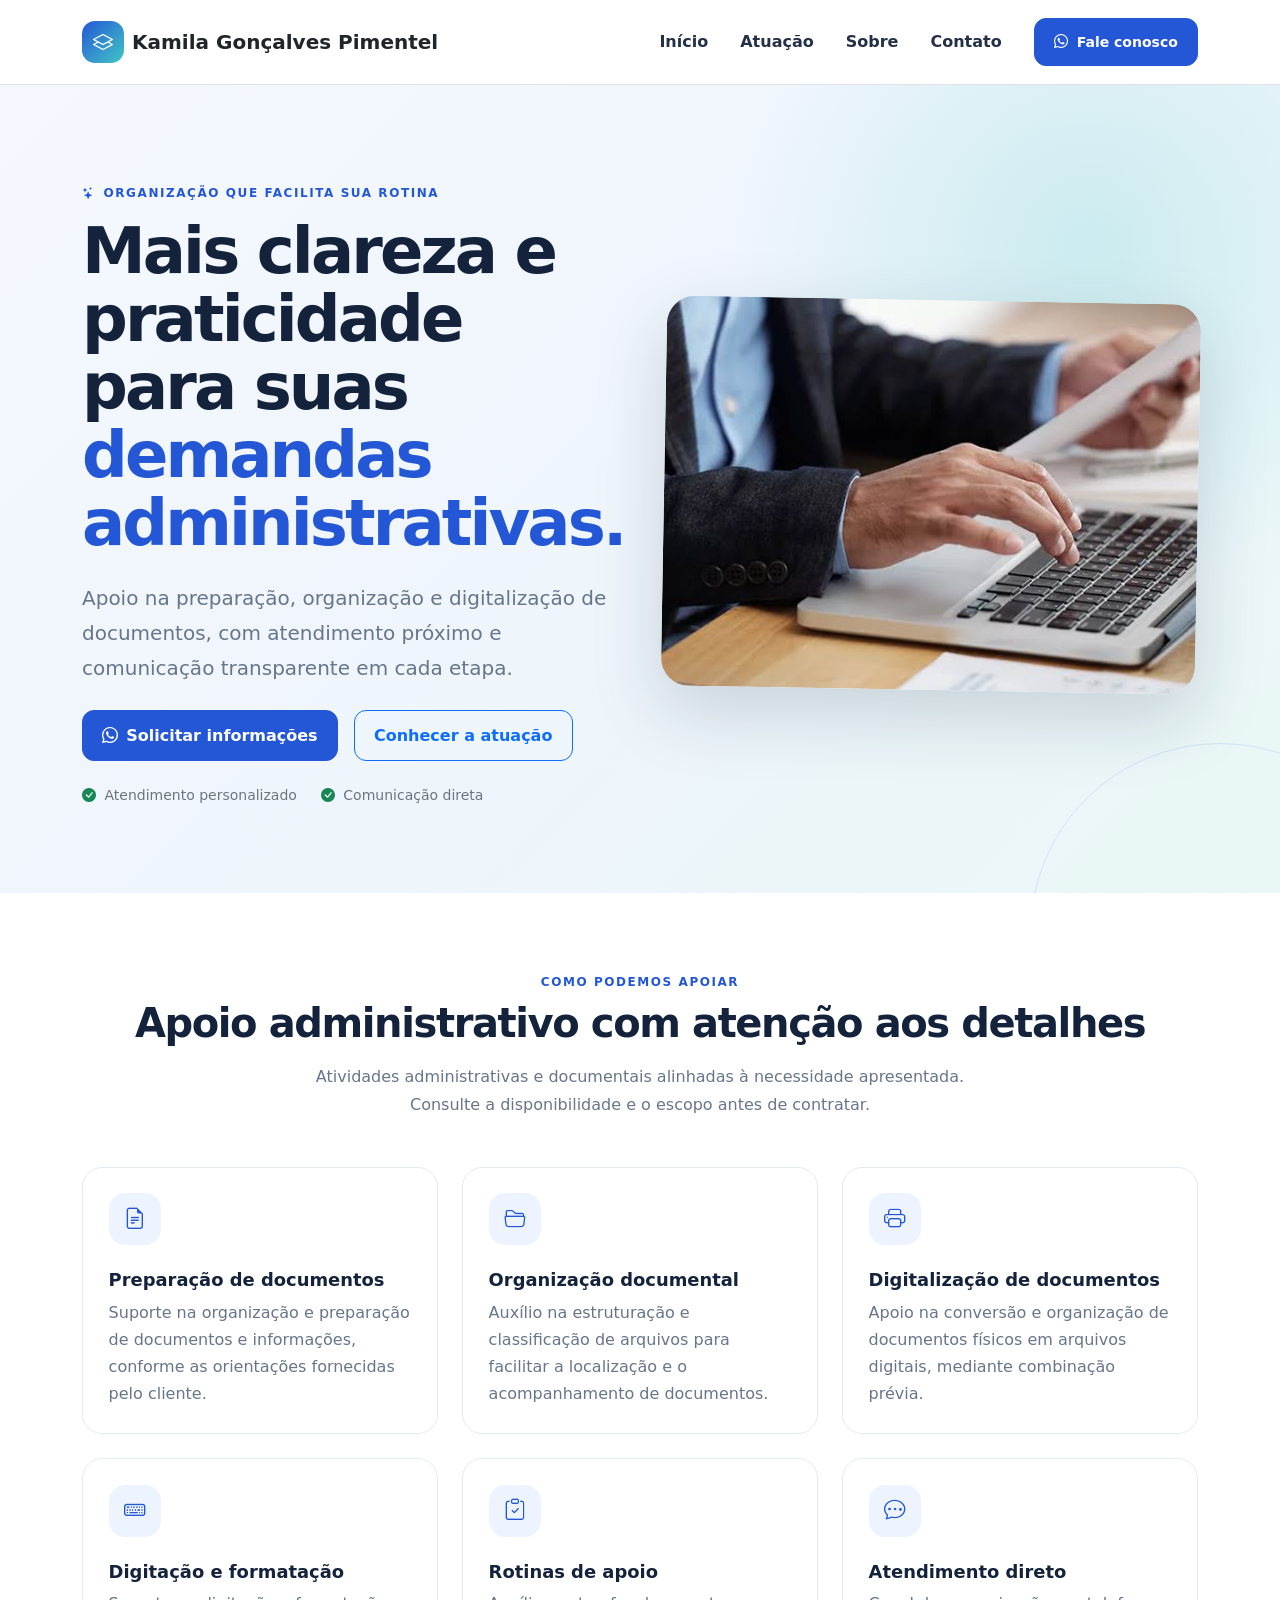
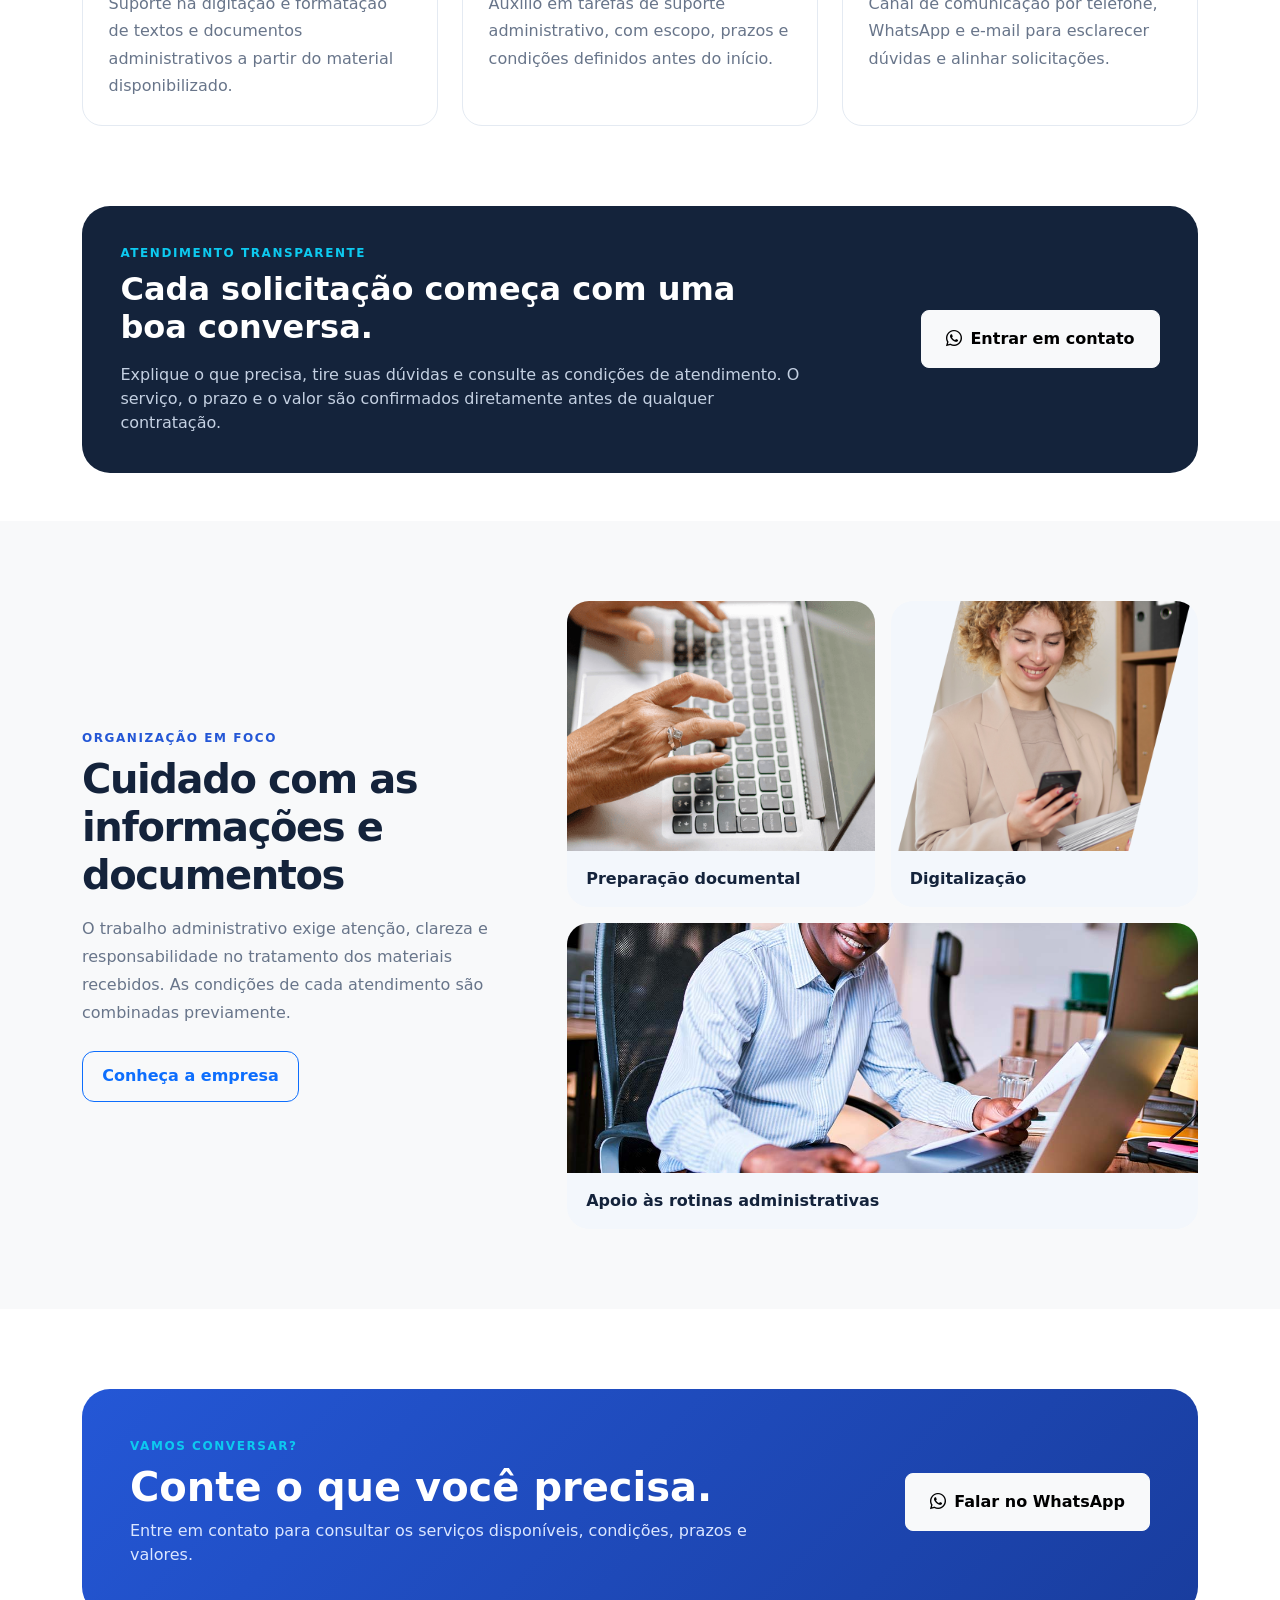
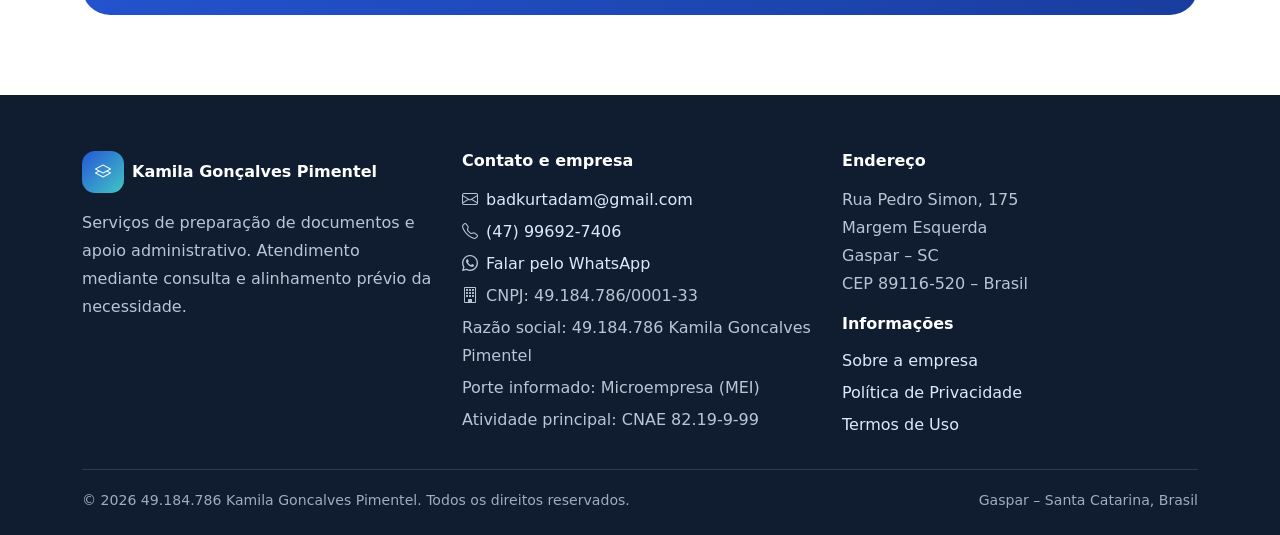
<file: index.html>
<!doctype html>
<html lang="pt-BR">
<head>
  <meta charset="utf-8">
  <meta name="viewport" content="width=device-width, initial-scale=1">
  <meta name="theme-color" content="#14233b">
  <meta name="description" content="Serviços de preparação de documentos e apoio administrativo em Gaspar, Santa Catarina. Entre em contato para consultar atendimento.">
  <title>Kamila Gonçalves Pimentel | Apoio Administrativo</title>
  <link rel="preconnect" href="https://cdn.jsdelivr.net">
  <link href="https://cdn.jsdelivr.net/npm/bootstrap@5.3.3/dist/css/bootstrap.min.css" rel="stylesheet">
  <link rel="stylesheet" href="https://cdn.jsdelivr.net/npm/bootstrap-icons@1.11.3/font/bootstrap-icons.min.css">
  <link rel="stylesheet" href="css/style.css">
</head>
<body>

<nav class="navbar navbar-expand-lg sticky-top border-bottom">
  <div class="container py-2">
    <a class="navbar-brand d-flex align-items-center gap-2 fw-bold" href="index.html">
      <span class="brand-mark"><i class="bi bi-layers"></i></span>
      <span class="text-dark">Kamila Gonçalves Pimentel</span>
    </a>
    <button class="navbar-toggler" type="button" data-bs-toggle="collapse" data-bs-target="#mainNav" aria-controls="mainNav" aria-expanded="false" aria-label="Abrir menu"><span class="navbar-toggler-icon"></span></button>
    <div class="collapse navbar-collapse" id="mainNav">
      <ul class="navbar-nav ms-auto align-items-lg-center gap-lg-3">
        <li class="nav-item"><a class="nav-link" href="index.html#inicio">Início</a></li>
        <li class="nav-item"><a class="nav-link" href="index.html#servicos">Atuação</a></li>
        <li class="nav-item"><a class="nav-link" href="sobre.html">Sobre</a></li>
        <li class="nav-item"><a class="nav-link" href="index.html#contato">Contato</a></li>
        <li class="nav-item"><a class="btn btn-primary btn-sm ms-lg-2" href="https://wa.me/5547996927406" target="_blank" rel="noopener"><i class="bi bi-whatsapp me-1"></i> Fale conosco</a></li>
      </ul>
    </div>
  </div>
</nav>

<main>
  <section class="hero" id="inicio">
    <div class="container position-relative">
      <div class="row align-items-center g-5">
        <div class="col-lg-6">
          <div class="eyebrow mb-3"><i class="bi bi-stars me-2"></i>Organização que facilita sua rotina</div>
          <h1>Mais clareza e praticidade para suas <span style="color:var(--blue)">demandas administrativas.</span></h1>
          <p class="lead mt-4">Apoio na preparação, organização e digitalização de documentos, com atendimento próximo e comunicação transparente em cada etapa.</p>
          <div class="d-flex flex-wrap gap-3 mt-4">
            <a class="btn btn-primary" href="https://wa.me/5547996927406?text=Olá!%20Gostaria%20de%20informações%20sobre%20os%20serviços." target="_blank" rel="noopener"><i class="bi bi-whatsapp me-2"></i>Solicitar informações</a>
            <a class="btn btn-outline-primary" href="#servicos">Conhecer a atuação</a>
          </div>
          <div class="d-flex flex-wrap gap-4 mt-4 small text-secondary">
            <span><i class="bi bi-check-circle-fill text-success me-1"></i> Atendimento personalizado</span>
            <span><i class="bi bi-check-circle-fill text-success me-1"></i> Comunicação direta</span>
          </div>
        </div>
        <div class="col-lg-6">
          <div class="hero-photo"><img src="assets/atendimento-administrativo.jpg" alt="Profissional realizando tarefas administrativas em computador"></div>
        </div>
      </div>
    </div>
  </section>

  <section class="section-pad" id="servicos">
    <div class="container">
      <div class="text-center mx-auto mb-5">
        <div class="eyebrow mb-2">Como podemos apoiar</div>
        <h2 class="section-title display-6">Apoio administrativo com atenção aos detalhes</h2>
        <p class="section-sub mx-auto mt-3">Atividades administrativas e documentais alinhadas à necessidade apresentada. Consulte a disponibilidade e o escopo antes de contratar.</p>
      </div>
      <div class="row g-4">
        <div class="col-md-6 col-lg-4"><article class="service-card">
          <div class="service-icon mb-4"><i class="bi bi-file-earmark-text"></i></div>
          <h3>Preparação de documentos</h3>
          <p>Suporte na organização e preparação de documentos e informações, conforme as orientações fornecidas pelo cliente.</p>
        </article></div>
        <div class="col-md-6 col-lg-4"><article class="service-card">
          <div class="service-icon mb-4"><i class="bi bi-folder2-open"></i></div>
          <h3>Organização documental</h3>
          <p>Auxílio na estruturação e classificação de arquivos para facilitar a localização e o acompanhamento de documentos.</p>
        </article></div>
        <div class="col-md-6 col-lg-4"><article class="service-card">
          <div class="service-icon mb-4"><i class="bi bi-printer"></i></div>
          <h3>Digitalização de documentos</h3>
          <p>Apoio na conversão e organização de documentos físicos em arquivos digitais, mediante combinação prévia.</p>
        </article></div>
        <div class="col-md-6 col-lg-4"><article class="service-card">
          <div class="service-icon mb-4"><i class="bi bi-keyboard"></i></div>
          <h3>Digitação e formatação</h3>
          <p>Suporte na digitação e formatação de textos e documentos administrativos a partir do material disponibilizado.</p>
        </article></div>
        <div class="col-md-6 col-lg-4"><article class="service-card">
          <div class="service-icon mb-4"><i class="bi bi-clipboard-check"></i></div>
          <h3>Rotinas de apoio</h3>
          <p>Auxílio em tarefas de suporte administrativo, com escopo, prazos e condições definidos antes do início.</p>
        </article></div>
        <div class="col-md-6 col-lg-4"><article class="service-card">
          <div class="service-icon mb-4"><i class="bi bi-chat-dots"></i></div>
          <h3>Atendimento direto</h3>
          <p>Canal de comunicação por telefone, WhatsApp e e-mail para esclarecer dúvidas e alinhar solicitações.</p>
        </article></div>
      </div>
    </div>
  </section>

  <section class="pb-5">
    <div class="container">
      <div class="feature-band">
        <div class="row align-items-center g-4">
          <div class="col-lg-8">
            <div class="eyebrow text-info mb-2">Atendimento transparente</div>
            <h2 class="fw-bold mb-3">Cada solicitação começa com uma boa conversa.</h2>
            <p class="mb-0">Explique o que precisa, tire suas dúvidas e consulte as condições de atendimento. O serviço, o prazo e o valor são confirmados diretamente antes de qualquer contratação.</p>
          </div>
          <div class="col-lg-4 text-lg-end"><a class="btn btn-light fw-bold rounded-3 px-4 py-3" href="https://wa.me/5547996927406" target="_blank" rel="noopener"><i class="bi bi-whatsapp me-2"></i>Entrar em contato</a></div>
        </div>
      </div>
    </div>
  </section>

  <section class="section-pad bg-light">
    <div class="container">
      <div class="row align-items-center g-5">
        <div class="col-lg-5">
          <div class="eyebrow mb-2">Organização em foco</div>
          <h2 class="section-title display-6">Cuidado com as informações e documentos</h2>
          <p class="section-sub mt-3">O trabalho administrativo exige atenção, clareza e responsabilidade no tratamento dos materiais recebidos. As condições de cada atendimento são combinadas previamente.</p>
          <a href="sobre.html" class="btn btn-outline-primary mt-2">Conheça a empresa</a>
        </div>
        <div class="col-lg-7">
          <div class="row g-3">
            <div class="col-6"><div class="photo-tile"><img src="assets/apoio-administrativo.png" alt="Imagem ilustrativa de preparação de documentos"><div class="caption">Preparação documental</div></div></div>
            <div class="col-6"><div class="photo-tile"><img src="assets/digitalizacao-documentos.png" alt="Imagem ilustrativa de digitalização de documentos"><div class="caption">Digitalização</div></div></div>
            <div class="col-12"><div class="photo-tile"><img src="assets/documentos-mei.jpg" alt="Pessoa analisando documentos relacionados a rotinas administrativas"><div class="caption">Apoio às rotinas administrativas</div></div></div>
          </div>
        </div>
      </div>
    </div>
  </section>

  <section class="section-pad" id="contato">
    <div class="container">
      <div class="contact-panel">
        <div class="row align-items-center g-4">
          <div class="col-lg-8">
            <div class="eyebrow text-info mb-2">Vamos conversar?</div>
            <h2 class="display-6 fw-bold">Conte o que você precisa.</h2>
            <p class="mb-0">Entre em contato para consultar os serviços disponíveis, condições, prazos e valores.</p>
          </div>
          <div class="col-lg-4 text-lg-end">
            <a class="btn btn-light fw-bold rounded-3 px-4 py-3" href="https://wa.me/5547996927406?text=Olá!%20Gostaria%20de%20consultar%20um%20serviço." target="_blank" rel="noopener"><i class="bi bi-whatsapp me-2"></i>Falar no WhatsApp</a>
          </div>
        </div>
      </div>
    </div>
  </section>
</main>

<footer class="site-footer">
  <div class="container">
    <div class="row g-4">
      <div class="col-lg-4">
        <div class="d-flex align-items-center gap-2 mb-3">
          <span class="brand-mark"><i class="bi bi-layers"></i></span>
          <strong>Kamila Gonçalves Pimentel</strong>
        </div>
        <p>Serviços de preparação de documentos e apoio administrativo. Atendimento mediante consulta e alinhamento prévio da necessidade.</p>
      </div>
      <div class="col-sm-6 col-lg-4">
        <h2 class="footer-heading fs-6">Contato e empresa</h2>
        <p class="mb-1"><i class="bi bi-envelope me-2"></i><a href="mailto:badkurtadam@gmail.com">badkurtadam@gmail.com</a></p>
        <p class="mb-1"><i class="bi bi-telephone me-2"></i><a href="tel:+5547996927406">(47) 99692-7406</a></p>
        <p class="mb-1"><i class="bi bi-whatsapp me-2"></i><a href="https://wa.me/5547996927406" target="_blank" rel="noopener">Falar pelo WhatsApp</a></p>
        <p class="mb-1"><i class="bi bi-building me-2"></i>CNPJ: 49.184.786/0001-33</p>
        <p class="mb-1">Razão social: 49.184.786 Kamila Goncalves Pimentel</p>
        <p class="mb-1">Porte informado: Microempresa (MEI)</p>
        <p class="mb-0">Atividade principal: CNAE 82.19-9-99</p>
      </div>
      <div class="col-sm-6 col-lg-4">
        <h2 class="footer-heading fs-6">Endereço</h2>
        <address class="mb-3">Rua Pedro Simon, 175<br>Margem Esquerda<br>Gaspar – SC<br>CEP 89116-520 – Brasil</address>
        <h2 class="footer-heading fs-6">Informações</h2>
        <ul class="list-unstyled mb-0">
          <li class="mb-2"><a href="sobre.html">Sobre a empresa</a></li>
          <li class="mb-2"><a href="politica-privacidade.html">Política de Privacidade</a></li>
          <li><a href="termos-uso.html">Termos de Uso</a></li>
        </ul>
      </div>
    </div>
    <div class="footer-bottom d-flex flex-column flex-md-row justify-content-between gap-2">
      <span>© <span data-year></span> 49.184.786 Kamila Goncalves Pimentel. Todos os direitos reservados.</span>
      <span>Gaspar – Santa Catarina, Brasil</span>
    </div>
  </div>
</footer>
<script src="https://cdn.jsdelivr.net/npm/bootstrap@5.3.3/dist/js/bootstrap.bundle.min.js"></script>
<script>document.querySelectorAll('[data-year]').forEach(el => el.textContent = new Date().getFullYear());</script>
</body></html>
</file>
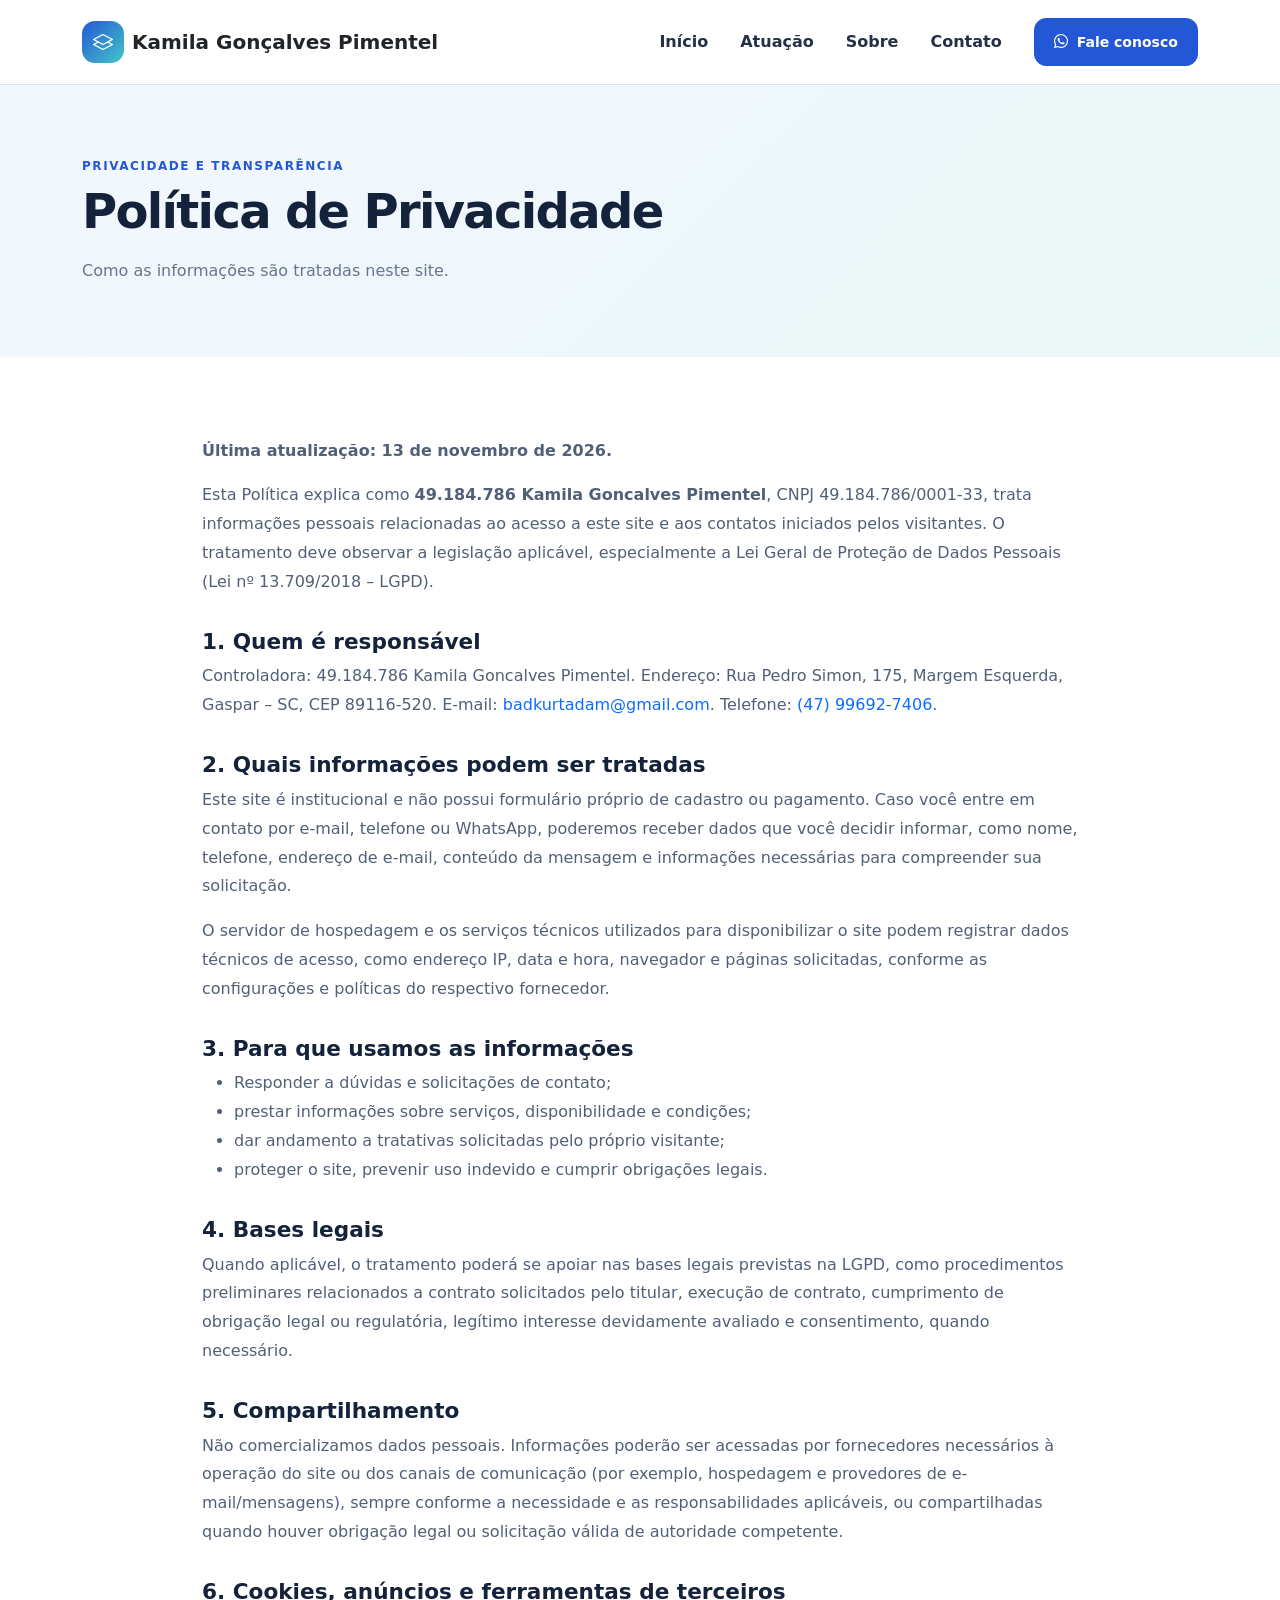
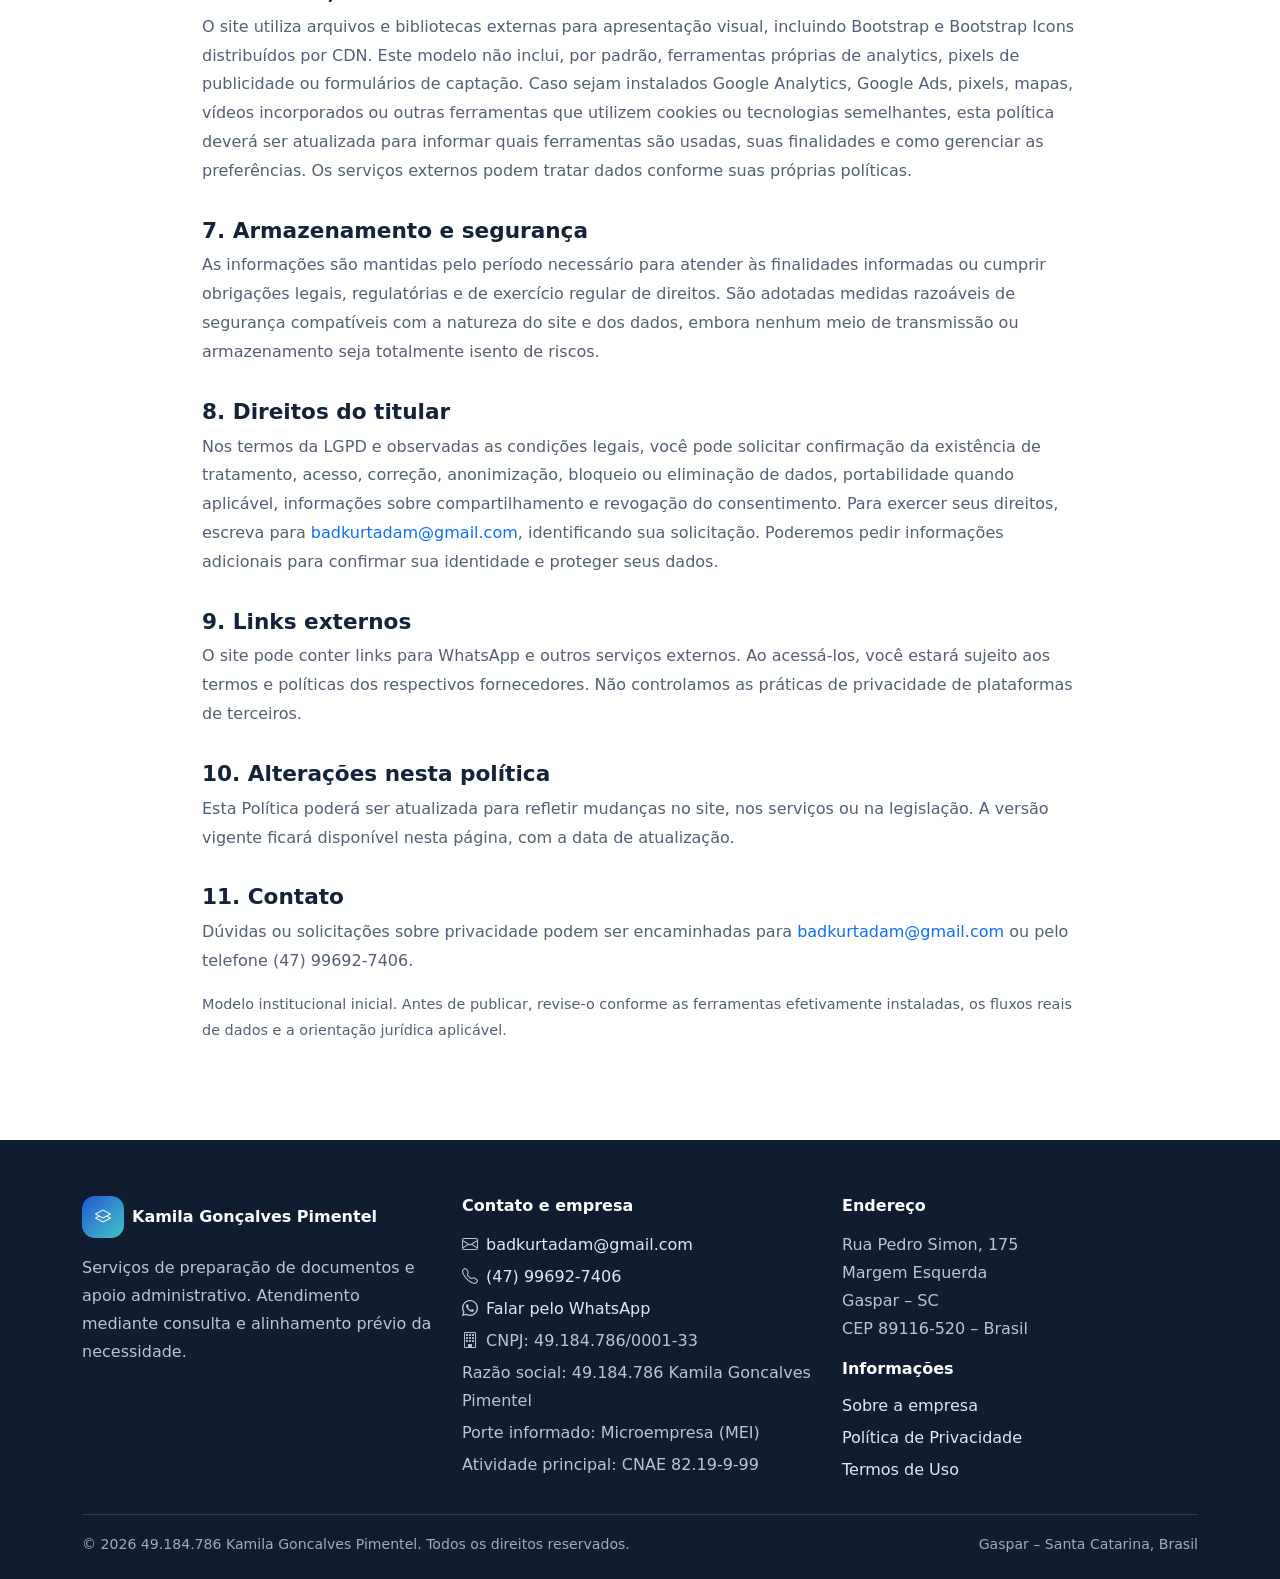
<file: politica-privacidade.html>
<!doctype html>
<html lang="pt-BR">
<head>
  <meta charset="utf-8">
  <meta name="viewport" content="width=device-width, initial-scale=1">
  <meta name="theme-color" content="#14233b">
  <meta name="description" content="Serviços de preparação de documentos e apoio administrativo em Gaspar, Santa Catarina. Entre em contato para consultar atendimento.">
  <title>Política de Privacidade | Kamila Gonçalves Pimentel</title>
  <link rel="preconnect" href="https://cdn.jsdelivr.net">
  <link href="https://cdn.jsdelivr.net/npm/bootstrap@5.3.3/dist/css/bootstrap.min.css" rel="stylesheet">
  <link rel="stylesheet" href="https://cdn.jsdelivr.net/npm/bootstrap-icons@1.11.3/font/bootstrap-icons.min.css">
  <link rel="stylesheet" href="css/style.css">
</head><body>
<nav class="navbar navbar-expand-lg sticky-top border-bottom">
  <div class="container py-2">
    <a class="navbar-brand d-flex align-items-center gap-2 fw-bold" href="index.html">
      <span class="brand-mark"><i class="bi bi-layers"></i></span>
      <span class="text-dark">Kamila Gonçalves Pimentel</span>
    </a>
    <button class="navbar-toggler" type="button" data-bs-toggle="collapse" data-bs-target="#mainNav" aria-controls="mainNav" aria-expanded="false" aria-label="Abrir menu"><span class="navbar-toggler-icon"></span></button>
    <div class="collapse navbar-collapse" id="mainNav">
      <ul class="navbar-nav ms-auto align-items-lg-center gap-lg-3">
        <li class="nav-item"><a class="nav-link" href="index.html#inicio">Início</a></li>
        <li class="nav-item"><a class="nav-link" href="index.html#servicos">Atuação</a></li>
        <li class="nav-item"><a class="nav-link" href="sobre.html">Sobre</a></li>
        <li class="nav-item"><a class="nav-link" href="index.html#contato">Contato</a></li>
        <li class="nav-item"><a class="btn btn-primary btn-sm ms-lg-2" href="https://wa.me/5547996927406" target="_blank" rel="noopener"><i class="bi bi-whatsapp me-1"></i> Fale conosco</a></li>
      </ul>
    </div>
  </div>
</nav>

<header class="inner-hero"><div class="container"><div class="eyebrow mb-2">Privacidade e transparência</div><h1 class="section-title display-5">Política de Privacidade</h1><p class="section-sub mt-3">Como as informações são tratadas neste site.</p></div></header>
<main class="section-pad"><article class="container legal-content">
<p><strong>Última atualização: 13 de novembro de 2026.</strong></p>
<p>Esta Política explica como <strong>49.184.786 Kamila Goncalves Pimentel</strong>, CNPJ 49.184.786/0001-33, trata informações pessoais relacionadas ao acesso a este site e aos contatos iniciados pelos visitantes. O tratamento deve observar a legislação aplicável, especialmente a Lei Geral de Proteção de Dados Pessoais (Lei nº 13.709/2018 – LGPD).</p>
<h2>1. Quem é responsável</h2><p>Controladora: 49.184.786 Kamila Goncalves Pimentel. Endereço: Rua Pedro Simon, 175, Margem Esquerda, Gaspar – SC, CEP 89116-520. E-mail: <a href="mailto:badkurtadam@gmail.com">badkurtadam@gmail.com</a>. Telefone: <a href="tel:+5547996927406">(47) 99692-7406</a>.</p>
<h2>2. Quais informações podem ser tratadas</h2><p>Este site é institucional e não possui formulário próprio de cadastro ou pagamento. Caso você entre em contato por e-mail, telefone ou WhatsApp, poderemos receber dados que você decidir informar, como nome, telefone, endereço de e-mail, conteúdo da mensagem e informações necessárias para compreender sua solicitação.</p><p>O servidor de hospedagem e os serviços técnicos utilizados para disponibilizar o site podem registrar dados técnicos de acesso, como endereço IP, data e hora, navegador e páginas solicitadas, conforme as configurações e políticas do respectivo fornecedor.</p>
<h2>3. Para que usamos as informações</h2><ul><li>Responder a dúvidas e solicitações de contato;</li><li>prestar informações sobre serviços, disponibilidade e condições;</li><li>dar andamento a tratativas solicitadas pelo próprio visitante;</li><li>proteger o site, prevenir uso indevido e cumprir obrigações legais.</li></ul>
<h2>4. Bases legais</h2><p>Quando aplicável, o tratamento poderá se apoiar nas bases legais previstas na LGPD, como procedimentos preliminares relacionados a contrato solicitados pelo titular, execução de contrato, cumprimento de obrigação legal ou regulatória, legítimo interesse devidamente avaliado e consentimento, quando necessário.</p>
<h2>5. Compartilhamento</h2><p>Não comercializamos dados pessoais. Informações poderão ser acessadas por fornecedores necessários à operação do site ou dos canais de comunicação (por exemplo, hospedagem e provedores de e-mail/mensagens), sempre conforme a necessidade e as responsabilidades aplicáveis, ou compartilhadas quando houver obrigação legal ou solicitação válida de autoridade competente.</p>
<h2>6. Cookies, anúncios e ferramentas de terceiros</h2><p>O site utiliza arquivos e bibliotecas externas para apresentação visual, incluindo Bootstrap e Bootstrap Icons distribuídos por CDN. Este modelo não inclui, por padrão, ferramentas próprias de analytics, pixels de publicidade ou formulários de captação. Caso sejam instalados Google Analytics, Google Ads, pixels, mapas, vídeos incorporados ou outras ferramentas que utilizem cookies ou tecnologias semelhantes, esta política deverá ser atualizada para informar quais ferramentas são usadas, suas finalidades e como gerenciar as preferências. Os serviços externos podem tratar dados conforme suas próprias políticas.</p>
<h2>7. Armazenamento e segurança</h2><p>As informações são mantidas pelo período necessário para atender às finalidades informadas ou cumprir obrigações legais, regulatórias e de exercício regular de direitos. São adotadas medidas razoáveis de segurança compatíveis com a natureza do site e dos dados, embora nenhum meio de transmissão ou armazenamento seja totalmente isento de riscos.</p>
<h2>8. Direitos do titular</h2><p>Nos termos da LGPD e observadas as condições legais, você pode solicitar confirmação da existência de tratamento, acesso, correção, anonimização, bloqueio ou eliminação de dados, portabilidade quando aplicável, informações sobre compartilhamento e revogação do consentimento. Para exercer seus direitos, escreva para <a href="mailto:badkurtadam@gmail.com">badkurtadam@gmail.com</a>, identificando sua solicitação. Poderemos pedir informações adicionais para confirmar sua identidade e proteger seus dados.</p>
<h2>9. Links externos</h2><p>O site pode conter links para WhatsApp e outros serviços externos. Ao acessá-los, você estará sujeito aos termos e políticas dos respectivos fornecedores. Não controlamos as práticas de privacidade de plataformas de terceiros.</p>
<h2>10. Alterações nesta política</h2><p>Esta Política poderá ser atualizada para refletir mudanças no site, nos serviços ou na legislação. A versão vigente ficará disponível nesta página, com a data de atualização.</p>
<h2>11. Contato</h2><p>Dúvidas ou solicitações sobre privacidade podem ser encaminhadas para <a href="mailto:badkurtadam@gmail.com">badkurtadam@gmail.com</a> ou pelo telefone (47) 99692-7406.</p>
<p class="small-note">Modelo institucional inicial. Antes de publicar, revise-o conforme as ferramentas efetivamente instaladas, os fluxos reais de dados e a orientação jurídica aplicável.</p>
</article></main>

<footer class="site-footer">
  <div class="container">
    <div class="row g-4">
      <div class="col-lg-4">
        <div class="d-flex align-items-center gap-2 mb-3">
          <span class="brand-mark"><i class="bi bi-layers"></i></span>
          <strong>Kamila Gonçalves Pimentel</strong>
        </div>
        <p>Serviços de preparação de documentos e apoio administrativo. Atendimento mediante consulta e alinhamento prévio da necessidade.</p>
      </div>
      <div class="col-sm-6 col-lg-4">
        <h2 class="footer-heading fs-6">Contato e empresa</h2>
        <p class="mb-1"><i class="bi bi-envelope me-2"></i><a href="mailto:badkurtadam@gmail.com">badkurtadam@gmail.com</a></p>
        <p class="mb-1"><i class="bi bi-telephone me-2"></i><a href="tel:+5547996927406">(47) 99692-7406</a></p>
        <p class="mb-1"><i class="bi bi-whatsapp me-2"></i><a href="https://wa.me/5547996927406" target="_blank" rel="noopener">Falar pelo WhatsApp</a></p>
        <p class="mb-1"><i class="bi bi-building me-2"></i>CNPJ: 49.184.786/0001-33</p>
        <p class="mb-1">Razão social: 49.184.786 Kamila Goncalves Pimentel</p>
        <p class="mb-1">Porte informado: Microempresa (MEI)</p>
        <p class="mb-0">Atividade principal: CNAE 82.19-9-99</p>
      </div>
      <div class="col-sm-6 col-lg-4">
        <h2 class="footer-heading fs-6">Endereço</h2>
        <address class="mb-3">Rua Pedro Simon, 175<br>Margem Esquerda<br>Gaspar – SC<br>CEP 89116-520 – Brasil</address>
        <h2 class="footer-heading fs-6">Informações</h2>
        <ul class="list-unstyled mb-0">
          <li class="mb-2"><a href="sobre.html">Sobre a empresa</a></li>
          <li class="mb-2"><a href="politica-privacidade.html">Política de Privacidade</a></li>
          <li><a href="termos-uso.html">Termos de Uso</a></li>
        </ul>
      </div>
    </div>
    <div class="footer-bottom d-flex flex-column flex-md-row justify-content-between gap-2">
      <span>© <span data-year></span> 49.184.786 Kamila Goncalves Pimentel. Todos os direitos reservados.</span>
      <span>Gaspar – Santa Catarina, Brasil</span>
    </div>
  </div>
</footer>
<script src="https://cdn.jsdelivr.net/npm/bootstrap@5.3.3/dist/js/bootstrap.bundle.min.js"></script>
<script>document.querySelectorAll('[data-year]').forEach(el => el.textContent = new Date().getFullYear());</script></body></html>
</file>
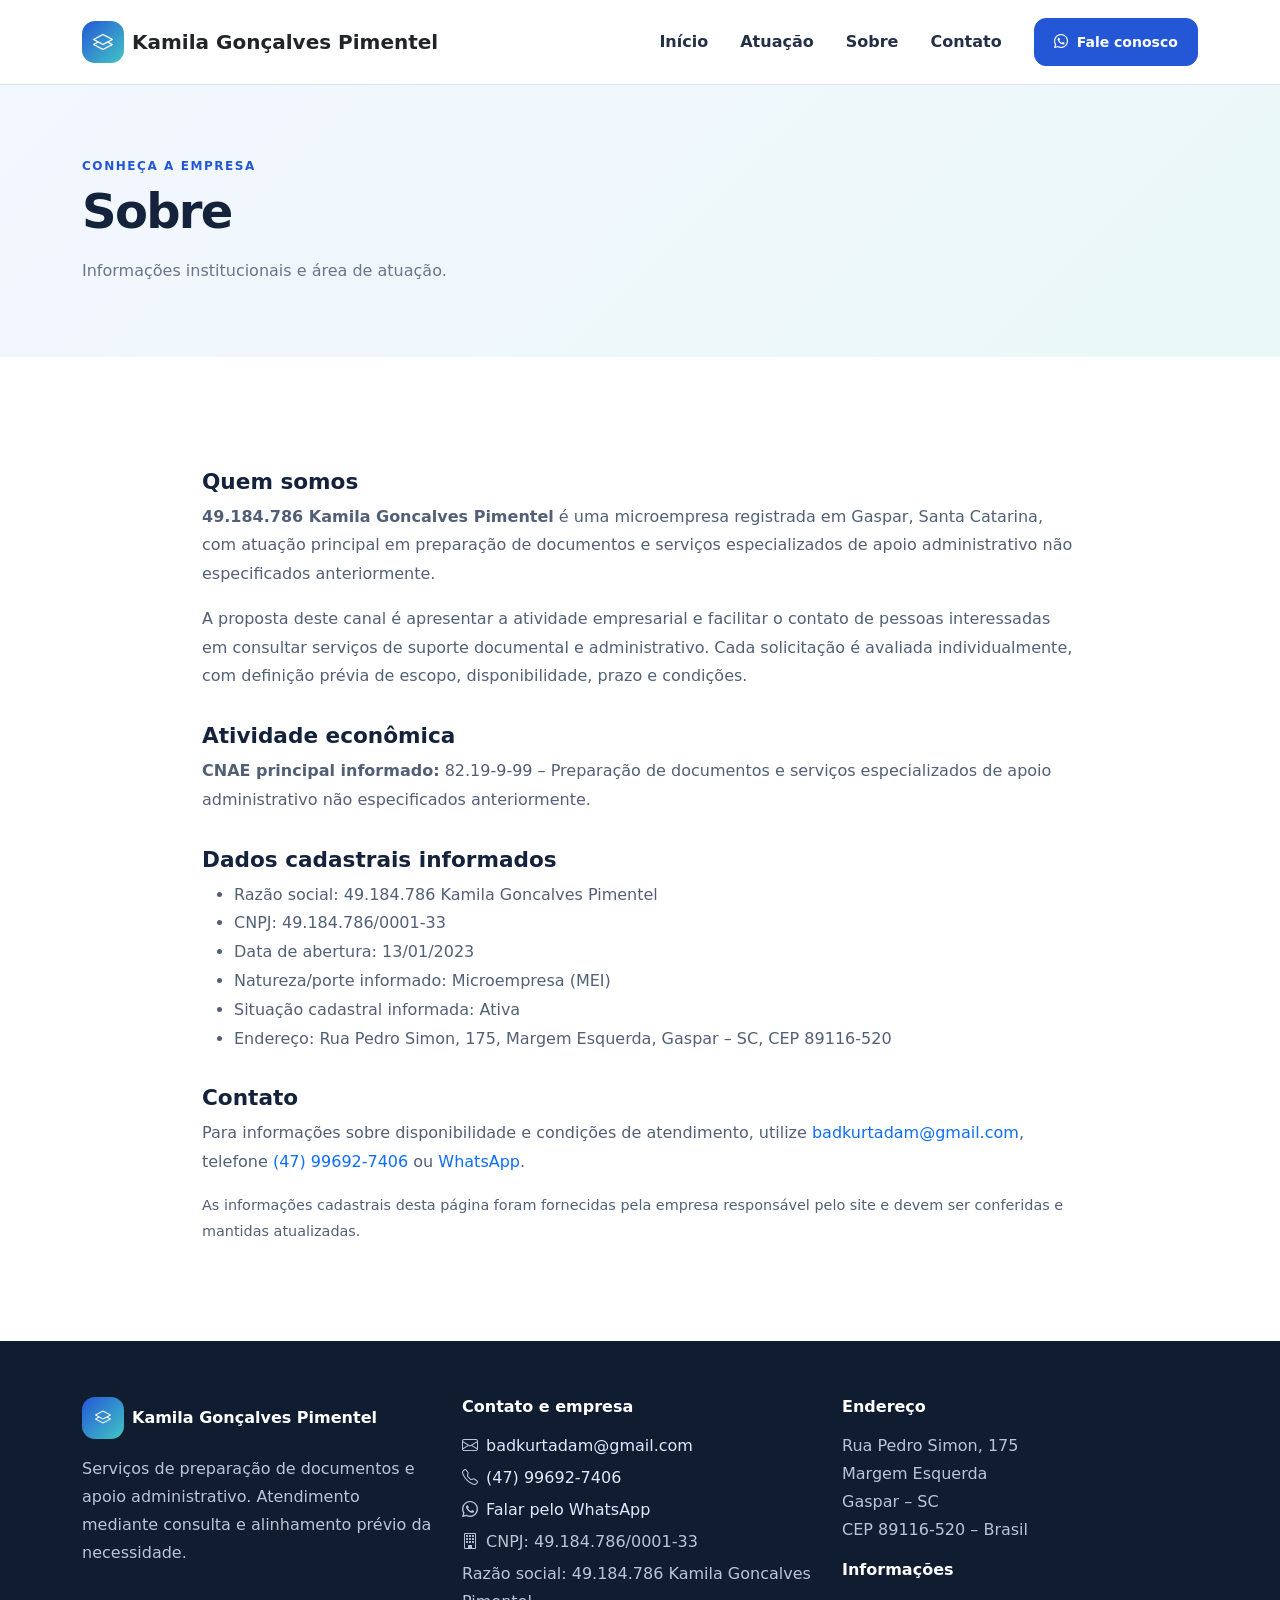
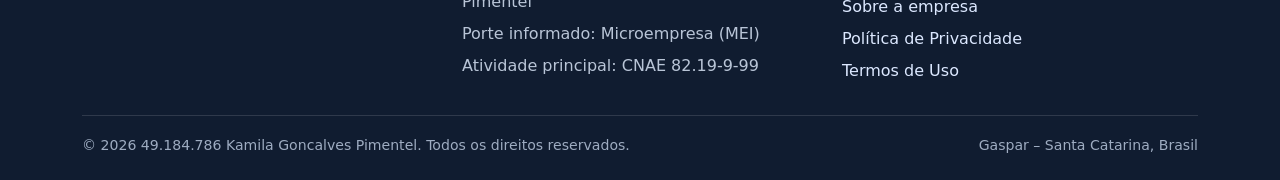
<file: sobre.html>
<!doctype html>
<html lang="pt-BR">
<head>
  <meta charset="utf-8">
  <meta name="viewport" content="width=device-width, initial-scale=1">
  <meta name="theme-color" content="#14233b">
  <meta name="description" content="Serviços de preparação de documentos e apoio administrativo em Gaspar, Santa Catarina. Entre em contato para consultar atendimento.">
  <title>Sobre | Kamila Gonçalves Pimentel</title>
  <link rel="preconnect" href="https://cdn.jsdelivr.net">
  <link href="https://cdn.jsdelivr.net/npm/bootstrap@5.3.3/dist/css/bootstrap.min.css" rel="stylesheet">
  <link rel="stylesheet" href="https://cdn.jsdelivr.net/npm/bootstrap-icons@1.11.3/font/bootstrap-icons.min.css">
  <link rel="stylesheet" href="css/style.css">
</head><body>
<nav class="navbar navbar-expand-lg sticky-top border-bottom">
  <div class="container py-2">
    <a class="navbar-brand d-flex align-items-center gap-2 fw-bold" href="index.html">
      <span class="brand-mark"><i class="bi bi-layers"></i></span>
      <span class="text-dark">Kamila Gonçalves Pimentel</span>
    </a>
    <button class="navbar-toggler" type="button" data-bs-toggle="collapse" data-bs-target="#mainNav" aria-controls="mainNav" aria-expanded="false" aria-label="Abrir menu"><span class="navbar-toggler-icon"></span></button>
    <div class="collapse navbar-collapse" id="mainNav">
      <ul class="navbar-nav ms-auto align-items-lg-center gap-lg-3">
        <li class="nav-item"><a class="nav-link" href="index.html#inicio">Início</a></li>
        <li class="nav-item"><a class="nav-link" href="index.html#servicos">Atuação</a></li>
        <li class="nav-item"><a class="nav-link" href="sobre.html">Sobre</a></li>
        <li class="nav-item"><a class="nav-link" href="index.html#contato">Contato</a></li>
        <li class="nav-item"><a class="btn btn-primary btn-sm ms-lg-2" href="https://wa.me/5547996927406" target="_blank" rel="noopener"><i class="bi bi-whatsapp me-1"></i> Fale conosco</a></li>
      </ul>
    </div>
  </div>
</nav>

<header class="inner-hero"><div class="container"><div class="eyebrow mb-2">Conheça a empresa</div><h1 class="section-title display-5">Sobre</h1><p class="section-sub mt-3">Informações institucionais e área de atuação.</p></div></header>
<main class="section-pad"><div class="container legal-content">
  <h2>Quem somos</h2>
  <p><strong>49.184.786 Kamila Goncalves Pimentel</strong> é uma microempresa registrada em Gaspar, Santa Catarina, com atuação principal em preparação de documentos e serviços especializados de apoio administrativo não especificados anteriormente.</p>
  <p>A proposta deste canal é apresentar a atividade empresarial e facilitar o contato de pessoas interessadas em consultar serviços de suporte documental e administrativo. Cada solicitação é avaliada individualmente, com definição prévia de escopo, disponibilidade, prazo e condições.</p>
  <h2>Atividade econômica</h2>
  <p><strong>CNAE principal informado:</strong> 82.19-9-99 – Preparação de documentos e serviços especializados de apoio administrativo não especificados anteriormente.</p>
  <h2>Dados cadastrais informados</h2>
  <ul><li>Razão social: 49.184.786 Kamila Goncalves Pimentel</li><li>CNPJ: 49.184.786/0001-33</li><li>Data de abertura: 13/01/2023</li><li>Natureza/porte informado: Microempresa (MEI)</li><li>Situação cadastral informada: Ativa</li><li>Endereço: Rua Pedro Simon, 175, Margem Esquerda, Gaspar – SC, CEP 89116-520</li></ul>
  <h2>Contato</h2><p>Para informações sobre disponibilidade e condições de atendimento, utilize <a href="mailto:badkurtadam@gmail.com">badkurtadam@gmail.com</a>, telefone <a href="tel:+5547996927406">(47) 99692-7406</a> ou <a href="https://wa.me/5547996927406" target="_blank" rel="noopener">WhatsApp</a>.</p>
  <p class="small-note">As informações cadastrais desta página foram fornecidas pela empresa responsável pelo site e devem ser conferidas e mantidas atualizadas.</p>
</div></main>

<footer class="site-footer">
  <div class="container">
    <div class="row g-4">
      <div class="col-lg-4">
        <div class="d-flex align-items-center gap-2 mb-3">
          <span class="brand-mark"><i class="bi bi-layers"></i></span>
          <strong>Kamila Gonçalves Pimentel</strong>
        </div>
        <p>Serviços de preparação de documentos e apoio administrativo. Atendimento mediante consulta e alinhamento prévio da necessidade.</p>
      </div>
      <div class="col-sm-6 col-lg-4">
        <h2 class="footer-heading fs-6">Contato e empresa</h2>
        <p class="mb-1"><i class="bi bi-envelope me-2"></i><a href="mailto:badkurtadam@gmail.com">badkurtadam@gmail.com</a></p>
        <p class="mb-1"><i class="bi bi-telephone me-2"></i><a href="tel:+5547996927406">(47) 99692-7406</a></p>
        <p class="mb-1"><i class="bi bi-whatsapp me-2"></i><a href="https://wa.me/5547996927406" target="_blank" rel="noopener">Falar pelo WhatsApp</a></p>
        <p class="mb-1"><i class="bi bi-building me-2"></i>CNPJ: 49.184.786/0001-33</p>
        <p class="mb-1">Razão social: 49.184.786 Kamila Goncalves Pimentel</p>
        <p class="mb-1">Porte informado: Microempresa (MEI)</p>
        <p class="mb-0">Atividade principal: CNAE 82.19-9-99</p>
      </div>
      <div class="col-sm-6 col-lg-4">
        <h2 class="footer-heading fs-6">Endereço</h2>
        <address class="mb-3">Rua Pedro Simon, 175<br>Margem Esquerda<br>Gaspar – SC<br>CEP 89116-520 – Brasil</address>
        <h2 class="footer-heading fs-6">Informações</h2>
        <ul class="list-unstyled mb-0">
          <li class="mb-2"><a href="sobre.html">Sobre a empresa</a></li>
          <li class="mb-2"><a href="politica-privacidade.html">Política de Privacidade</a></li>
          <li><a href="termos-uso.html">Termos de Uso</a></li>
        </ul>
      </div>
    </div>
    <div class="footer-bottom d-flex flex-column flex-md-row justify-content-between gap-2">
      <span>© <span data-year></span> 49.184.786 Kamila Goncalves Pimentel. Todos os direitos reservados.</span>
      <span>Gaspar – Santa Catarina, Brasil</span>
    </div>
  </div>
</footer>
<script src="https://cdn.jsdelivr.net/npm/bootstrap@5.3.3/dist/js/bootstrap.bundle.min.js"></script>
<script>document.querySelectorAll('[data-year]').forEach(el => el.textContent = new Date().getFullYear());</script></body></html>
</file>
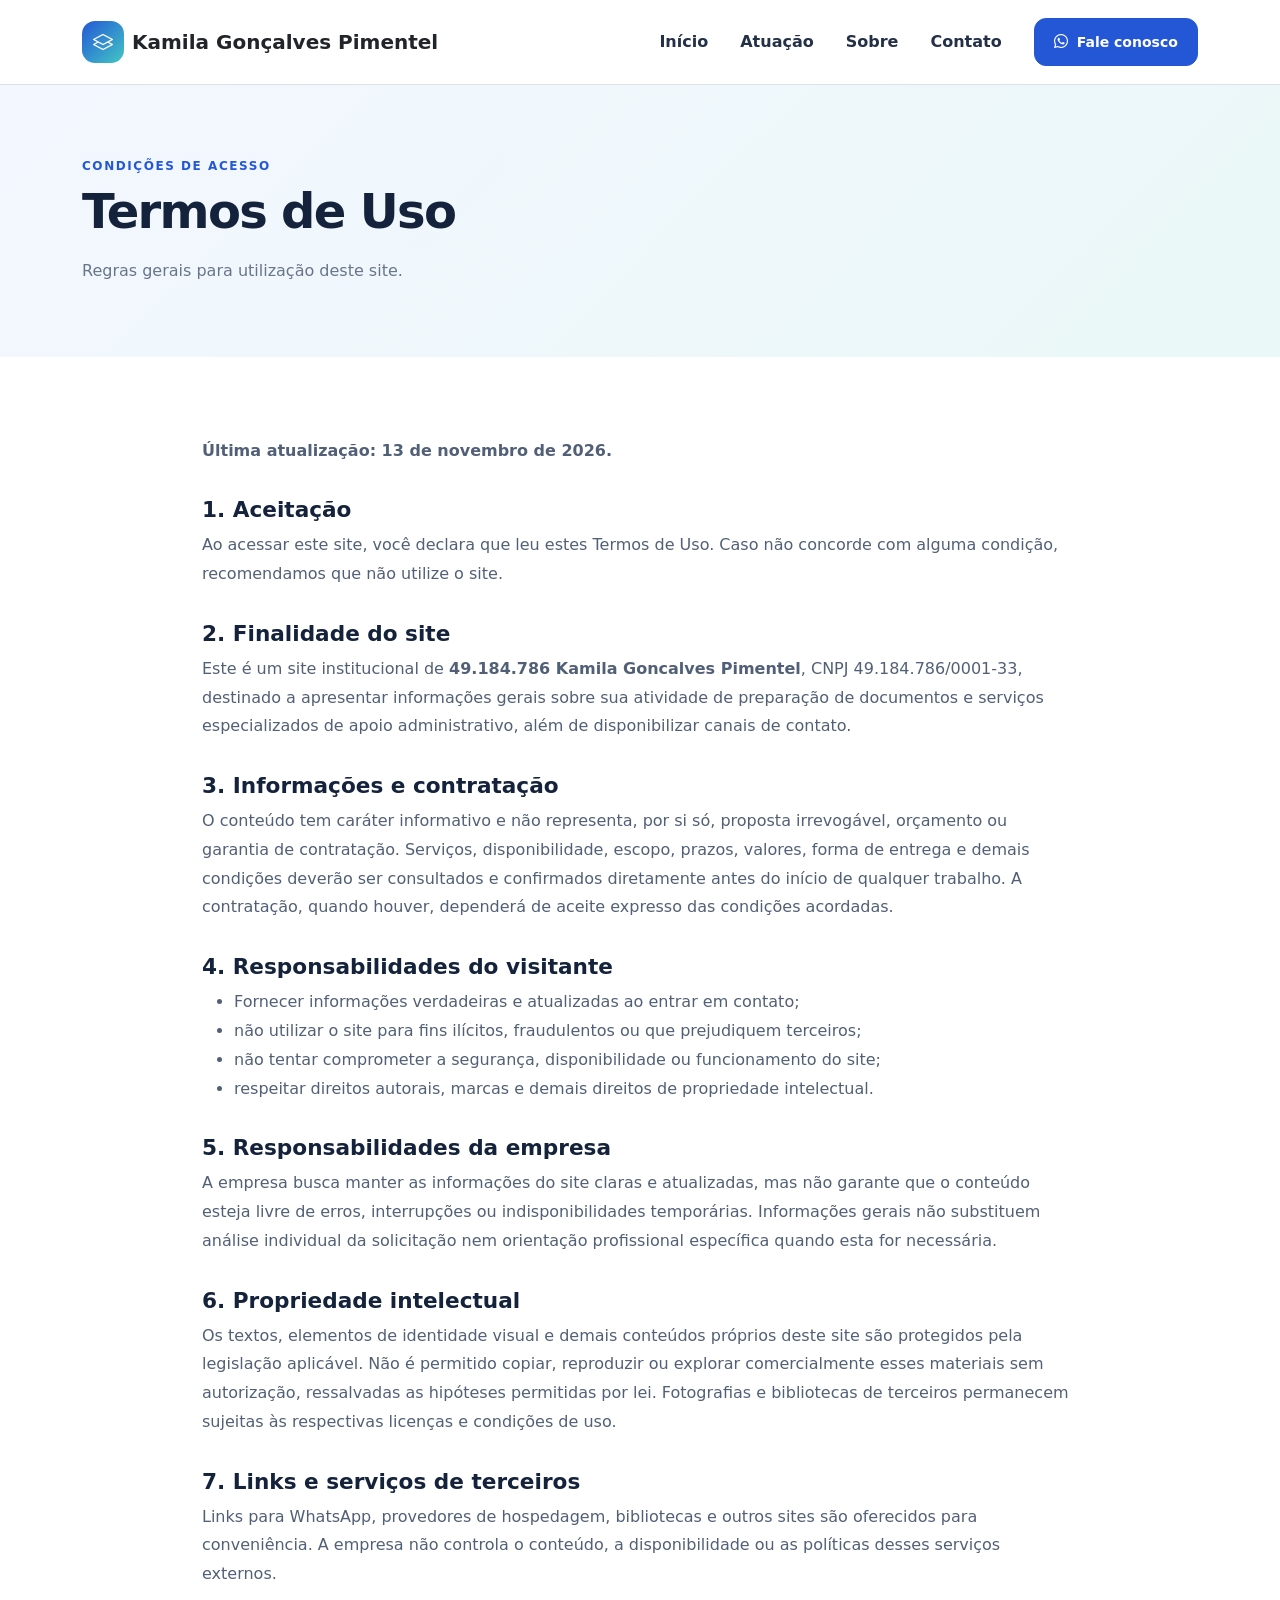
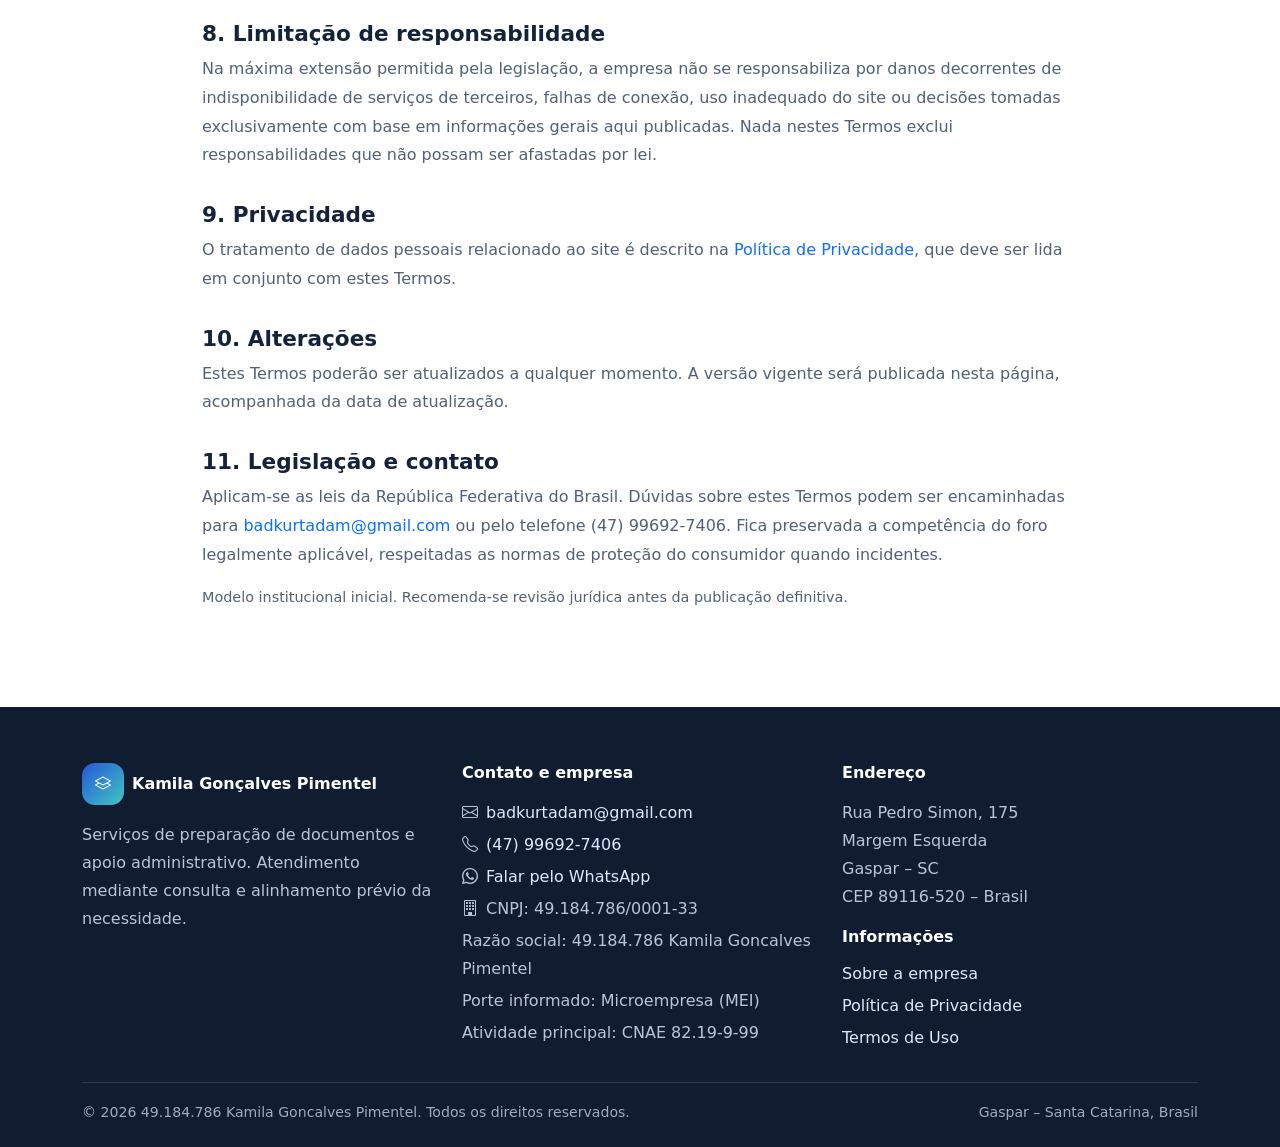
<file: termos-uso.html>
<!doctype html>
<html lang="pt-BR">
<head>
  <meta charset="utf-8">
  <meta name="viewport" content="width=device-width, initial-scale=1">
  <meta name="theme-color" content="#14233b">
  <meta name="description" content="Serviços de preparação de documentos e apoio administrativo em Gaspar, Santa Catarina. Entre em contato para consultar atendimento.">
  <title>Termos de Uso | Kamila Gonçalves Pimentel</title>
  <link rel="preconnect" href="https://cdn.jsdelivr.net">
  <link href="https://cdn.jsdelivr.net/npm/bootstrap@5.3.3/dist/css/bootstrap.min.css" rel="stylesheet">
  <link rel="stylesheet" href="https://cdn.jsdelivr.net/npm/bootstrap-icons@1.11.3/font/bootstrap-icons.min.css">
  <link rel="stylesheet" href="css/style.css">
</head><body>
<nav class="navbar navbar-expand-lg sticky-top border-bottom">
  <div class="container py-2">
    <a class="navbar-brand d-flex align-items-center gap-2 fw-bold" href="index.html">
      <span class="brand-mark"><i class="bi bi-layers"></i></span>
      <span class="text-dark">Kamila Gonçalves Pimentel</span>
    </a>
    <button class="navbar-toggler" type="button" data-bs-toggle="collapse" data-bs-target="#mainNav" aria-controls="mainNav" aria-expanded="false" aria-label="Abrir menu"><span class="navbar-toggler-icon"></span></button>
    <div class="collapse navbar-collapse" id="mainNav">
      <ul class="navbar-nav ms-auto align-items-lg-center gap-lg-3">
        <li class="nav-item"><a class="nav-link" href="index.html#inicio">Início</a></li>
        <li class="nav-item"><a class="nav-link" href="index.html#servicos">Atuação</a></li>
        <li class="nav-item"><a class="nav-link" href="sobre.html">Sobre</a></li>
        <li class="nav-item"><a class="nav-link" href="index.html#contato">Contato</a></li>
        <li class="nav-item"><a class="btn btn-primary btn-sm ms-lg-2" href="https://wa.me/5547996927406" target="_blank" rel="noopener"><i class="bi bi-whatsapp me-1"></i> Fale conosco</a></li>
      </ul>
    </div>
  </div>
</nav>

<header class="inner-hero"><div class="container"><div class="eyebrow mb-2">Condições de acesso</div><h1 class="section-title display-5">Termos de Uso</h1><p class="section-sub mt-3">Regras gerais para utilização deste site.</p></div></header>
<main class="section-pad"><article class="container legal-content">
<p><strong>Última atualização: 13 de novembro de 2026.</strong></p>
<h2>1. Aceitação</h2><p>Ao acessar este site, você declara que leu estes Termos de Uso. Caso não concorde com alguma condição, recomendamos que não utilize o site.</p>
<h2>2. Finalidade do site</h2><p>Este é um site institucional de <strong>49.184.786 Kamila Goncalves Pimentel</strong>, CNPJ 49.184.786/0001-33, destinado a apresentar informações gerais sobre sua atividade de preparação de documentos e serviços especializados de apoio administrativo, além de disponibilizar canais de contato.</p>
<h2>3. Informações e contratação</h2><p>O conteúdo tem caráter informativo e não representa, por si só, proposta irrevogável, orçamento ou garantia de contratação. Serviços, disponibilidade, escopo, prazos, valores, forma de entrega e demais condições deverão ser consultados e confirmados diretamente antes do início de qualquer trabalho. A contratação, quando houver, dependerá de aceite expresso das condições acordadas.</p>
<h2>4. Responsabilidades do visitante</h2><ul><li>Fornecer informações verdadeiras e atualizadas ao entrar em contato;</li><li>não utilizar o site para fins ilícitos, fraudulentos ou que prejudiquem terceiros;</li><li>não tentar comprometer a segurança, disponibilidade ou funcionamento do site;</li><li>respeitar direitos autorais, marcas e demais direitos de propriedade intelectual.</li></ul>
<h2>5. Responsabilidades da empresa</h2><p>A empresa busca manter as informações do site claras e atualizadas, mas não garante que o conteúdo esteja livre de erros, interrupções ou indisponibilidades temporárias. Informações gerais não substituem análise individual da solicitação nem orientação profissional específica quando esta for necessária.</p>
<h2>6. Propriedade intelectual</h2><p>Os textos, elementos de identidade visual e demais conteúdos próprios deste site são protegidos pela legislação aplicável. Não é permitido copiar, reproduzir ou explorar comercialmente esses materiais sem autorização, ressalvadas as hipóteses permitidas por lei. Fotografias e bibliotecas de terceiros permanecem sujeitas às respectivas licenças e condições de uso.</p>
<h2>7. Links e serviços de terceiros</h2><p>Links para WhatsApp, provedores de hospedagem, bibliotecas e outros sites são oferecidos para conveniência. A empresa não controla o conteúdo, a disponibilidade ou as políticas desses serviços externos.</p>
<h2>8. Limitação de responsabilidade</h2><p>Na máxima extensão permitida pela legislação, a empresa não se responsabiliza por danos decorrentes de indisponibilidade de serviços de terceiros, falhas de conexão, uso inadequado do site ou decisões tomadas exclusivamente com base em informações gerais aqui publicadas. Nada nestes Termos exclui responsabilidades que não possam ser afastadas por lei.</p>
<h2>9. Privacidade</h2><p>O tratamento de dados pessoais relacionado ao site é descrito na <a href="politica-privacidade.html">Política de Privacidade</a>, que deve ser lida em conjunto com estes Termos.</p>
<h2>10. Alterações</h2><p>Estes Termos poderão ser atualizados a qualquer momento. A versão vigente será publicada nesta página, acompanhada da data de atualização.</p>
<h2>11. Legislação e contato</h2><p>Aplicam-se as leis da República Federativa do Brasil. Dúvidas sobre estes Termos podem ser encaminhadas para <a href="mailto:badkurtadam@gmail.com">badkurtadam@gmail.com</a> ou pelo telefone (47) 99692-7406. Fica preservada a competência do foro legalmente aplicável, respeitadas as normas de proteção do consumidor quando incidentes.</p>
<p class="small-note">Modelo institucional inicial. Recomenda-se revisão jurídica antes da publicação definitiva.</p>
</article></main>

<footer class="site-footer">
  <div class="container">
    <div class="row g-4">
      <div class="col-lg-4">
        <div class="d-flex align-items-center gap-2 mb-3">
          <span class="brand-mark"><i class="bi bi-layers"></i></span>
          <strong>Kamila Gonçalves Pimentel</strong>
        </div>
        <p>Serviços de preparação de documentos e apoio administrativo. Atendimento mediante consulta e alinhamento prévio da necessidade.</p>
      </div>
      <div class="col-sm-6 col-lg-4">
        <h2 class="footer-heading fs-6">Contato e empresa</h2>
        <p class="mb-1"><i class="bi bi-envelope me-2"></i><a href="mailto:badkurtadam@gmail.com">badkurtadam@gmail.com</a></p>
        <p class="mb-1"><i class="bi bi-telephone me-2"></i><a href="tel:+5547996927406">(47) 99692-7406</a></p>
        <p class="mb-1"><i class="bi bi-whatsapp me-2"></i><a href="https://wa.me/5547996927406" target="_blank" rel="noopener">Falar pelo WhatsApp</a></p>
        <p class="mb-1"><i class="bi bi-building me-2"></i>CNPJ: 49.184.786/0001-33</p>
        <p class="mb-1">Razão social: 49.184.786 Kamila Goncalves Pimentel</p>
        <p class="mb-1">Porte informado: Microempresa (MEI)</p>
        <p class="mb-0">Atividade principal: CNAE 82.19-9-99</p>
      </div>
      <div class="col-sm-6 col-lg-4">
        <h2 class="footer-heading fs-6">Endereço</h2>
        <address class="mb-3">Rua Pedro Simon, 175<br>Margem Esquerda<br>Gaspar – SC<br>CEP 89116-520 – Brasil</address>
        <h2 class="footer-heading fs-6">Informações</h2>
        <ul class="list-unstyled mb-0">
          <li class="mb-2"><a href="sobre.html">Sobre a empresa</a></li>
          <li class="mb-2"><a href="politica-privacidade.html">Política de Privacidade</a></li>
          <li><a href="termos-uso.html">Termos de Uso</a></li>
        </ul>
      </div>
    </div>
    <div class="footer-bottom d-flex flex-column flex-md-row justify-content-between gap-2">
      <span>© <span data-year></span> 49.184.786 Kamila Goncalves Pimentel. Todos os direitos reservados.</span>
      <span>Gaspar – Santa Catarina, Brasil</span>
    </div>
  </div>
</footer>
<script src="https://cdn.jsdelivr.net/npm/bootstrap@5.3.3/dist/js/bootstrap.bundle.min.js"></script>
<script>document.querySelectorAll('[data-year]').forEach(el => el.textContent = new Date().getFullYear());</script></body></html>
</file>
<file: css/style.css>
:root {
  --navy: #14233b;
  --blue: #2457d6;
  --cyan: #42c6c5;
  --ink: #243047;
  --muted: #68758a;
  --pale: #f3f7fc;
  --line: #e4eaf2;
}
* { box-sizing: border-box; }
html { scroll-behavior: smooth; }
body { color: var(--ink); font-family: Inter, ui-sans-serif, system-ui, -apple-system, "Segoe UI", sans-serif; }
a { text-decoration: none; }
.navbar { background: rgba(255,255,255,.94); backdrop-filter: blur(12px); }
.brand-mark { width: 42px; height: 42px; display:inline-grid; place-items:center; border-radius: 13px; color:#fff; background:linear-gradient(135deg,var(--blue),var(--cyan)); }
.nav-link { color: var(--ink); font-weight: 600; }
.nav-link:hover, .nav-link.active { color: var(--blue); }
.btn-primary { background:var(--blue); border-color:var(--blue); border-radius: 12px; padding:.78rem 1.2rem; font-weight:700; }
.btn-primary:hover { background:#1947b9; border-color:#1947b9; }
.btn-outline-primary { border-radius:12px; padding:.78rem 1.2rem; font-weight:700; }
.hero { position:relative; overflow:hidden; padding:6.2rem 0 5.4rem; background: radial-gradient(circle at 85% 20%, rgba(66,198,197,.20), transparent 28%), linear-gradient(135deg,#f5f8ff 0%,#eef5fb 55%,#e9f7f6 100%); }
.hero:after { content:""; position:absolute; width:380px;height:380px;border:1px solid rgba(36,87,214,.12);border-radius:50%;right:-130px;bottom:-230px; }
.eyebrow { color:var(--blue); text-transform:uppercase; letter-spacing:.13em; font-size:.75rem; font-weight:800; }
.hero h1 { color:var(--navy); font-size:clamp(2.4rem,5vw,4.4rem); line-height:1.06; letter-spacing:-.045em; font-weight:850; }
.hero p.lead { color:var(--muted); max-width:590px; line-height:1.75; }
.hero-photo { border-radius:28px; overflow:hidden; box-shadow:0 25px 70px rgba(20,35,59,.17); transform:rotate(1deg); }
.hero-photo img { width:100%; height:390px; object-fit:cover; }
.section-pad { padding:5rem 0; }
.section-title { color:var(--navy); font-weight:850; letter-spacing:-.035em; }
.section-sub { color:var(--muted); max-width:680px; line-height:1.75; }
.service-card { height:100%; border:1px solid var(--line); border-radius:20px; padding:1.6rem; background:#fff; transition:.2s ease; }
.service-card:hover { transform:translateY(-5px); box-shadow:0 18px 40px rgba(20,35,59,.09); }
.service-icon { width:52px;height:52px;border-radius:16px;display:grid;place-items:center;background:#edf3ff;color:var(--blue);font-size:1.35rem; }
.service-card h3 { color:var(--navy); font-size:1.12rem; font-weight:800; }
.service-card p { color:var(--muted); line-height:1.7; margin:0; }
.feature-band { background:var(--navy); color:#fff; border-radius:28px; padding:2.4rem; }
.feature-band p { color:#c4d0e2; }
.photo-tile { overflow:hidden; border-radius:22px; background:var(--pale); }
.photo-tile img { width:100%; height:250px; object-fit:cover; }
.photo-tile .caption { padding:1rem 1.2rem; color:var(--navy); font-weight:750; }
.contact-panel { background:linear-gradient(135deg,#2457d6,#193d9e); color:#fff; border-radius:28px; padding:3rem; }
.contact-panel p { color:#dbe6ff; }
.site-footer { background:#101c30; color:#fff; padding:3.5rem 0 1.5rem; }
.site-footer p,.site-footer address { color:#b9c5d7; line-height:1.75; }
.site-footer a { color:#dce8ff; }
.site-footer a:hover { color:#fff; text-decoration:underline; }
.footer-heading { color:#fff; font-weight:800; margin-bottom:1rem; }
.footer-bottom { border-top:1px solid rgba(255,255,255,.13); margin-top:2rem; padding-top:1.2rem; color:#9eacc1; font-size:.88rem; }
.inner-hero { background:linear-gradient(135deg,#f3f7ff,#eaf8f7); padding:4.5rem 0 3.5rem; }
.legal-content { max-width:900px; }
.legal-content h2 { color:var(--navy); font-size:1.35rem; font-weight:800; margin-top:2rem; }
.legal-content p,.legal-content li { color:#526077; line-height:1.8; }
.small-note { font-size:.9rem; color:var(--muted); }
@media (max-width: 767px) {
 .hero { padding:4.2rem 0 3.6rem; }
 .hero-photo img { height:270px; }
 .section-pad { padding:3.8rem 0; }
 .contact-panel { padding:2rem; }
}
</file>
